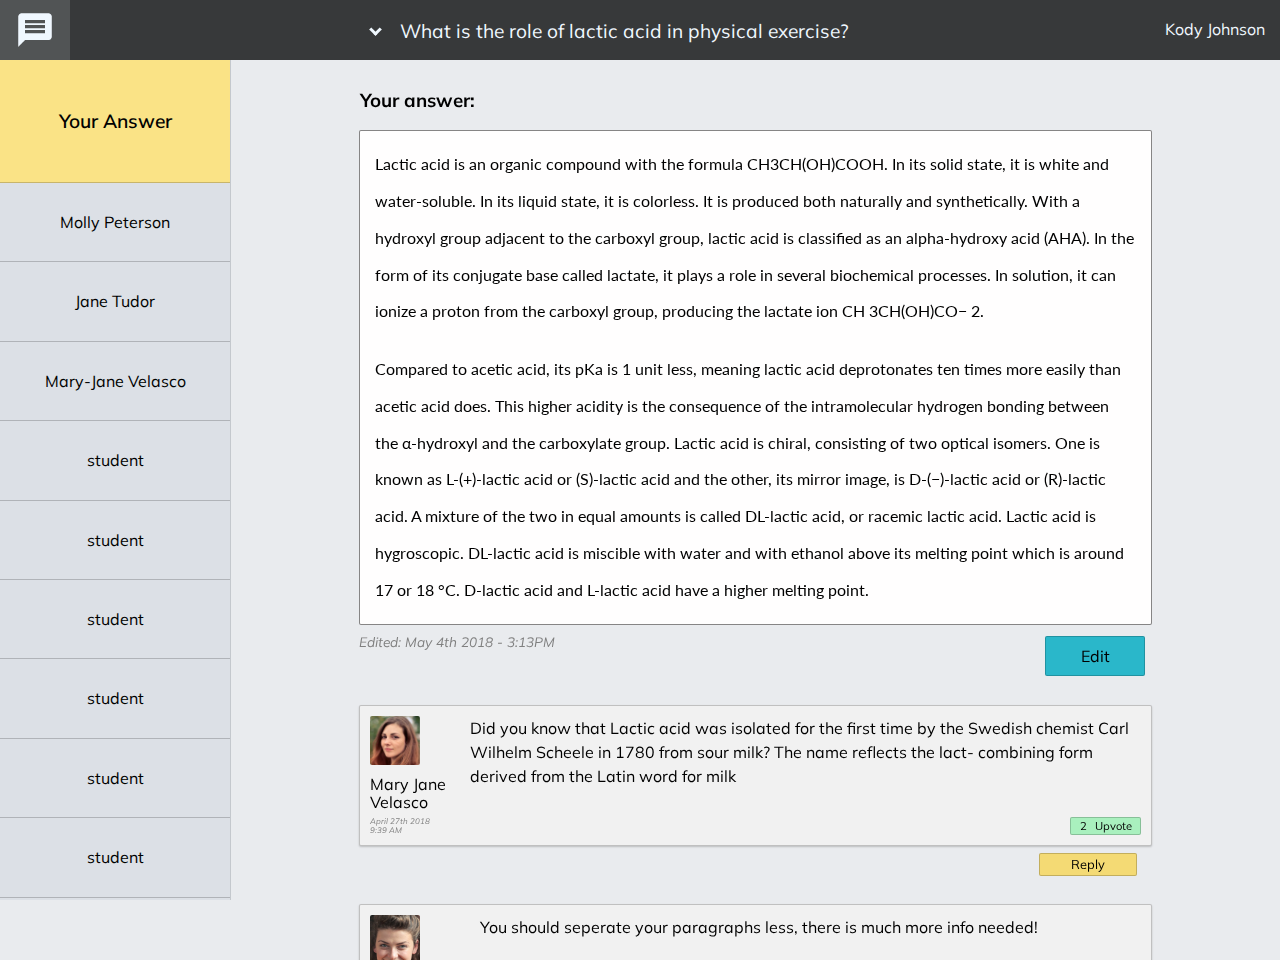
<file: index.html>
<!DOCTYPE html>
<html lang="lang=en-US">
<head>
    <meta charset="utf-8" />
    <meta http-equiv="X-UA-Compatible" content="IE=edge">
    <title>Assignment 3</title>
    <meta name="viewport" content="width=device-width, initial-scale=1">
    <!-- STYLESHEETS -->
    <link rel="stylesheet" href="./css/normal.css">
    <link href="https://fonts.googleapis.com/css?family=Muli" rel="stylesheet">
    <link href="https://fonts.googleapis.com/css?family=Lato" rel="stylesheet">
    <link rel="stylesheet" href="./css/main.css" />
    <script src="https://ajax.googleapis.com/ajax/libs/jquery/3.3.1/jquery.min.js"></script>
</head>
<body>
    
    <script src="./beginning.js"></script>
    <!-- header in js file -->

    <div class="wrapper">
        <div class="sidebar-wrapper">
            <div class="sidebar">
                <div class="box" onclick="location.href='index.html'" id="box-selected">Your Answer</div>
                <div class="box" onclick="location.href='molly.html'">Molly Peterson</div>
                <div class="box" onclick="location.href='jane.html'">Jane Tudor</div>
                <div class="box" onclick="location.href='mary.html'">Mary-Jane Velasco</div>
                <div class="box">student</div>
                <div class="box">student</div>
                <div class="box">student</div>
                <div class="box">student</div>
                <div class="box">student</div>
                <div class="box">student</div>
                <div class="box">student</div>
                <div class="box">student</div>
                <div class="box">student</div>
                <div class="box">student</div>
                <div class="box">student</div>
                <div class="box">student</div>
            </div>
        </div>
        
        <div class="content" id="fixed">

            <h3>Your answer:</h3>
            <div class="your-answer" style="display: block;">
                <p>
                    Lactic acid is an organic compound with the formula CH3CH(OH)COOH. In its solid state, it is white and water-soluble. In
                    its liquid state, it is colorless. It is produced both naturally and synthetically. With a hydroxyl group adjacent to the
                    carboxyl group, lactic acid is classified as an alpha-hydroxy acid (AHA). In the form of its conjugate base called lactate,
                    it plays a role in several biochemical processes. In solution, it can ionize a proton from the carboxyl group, producing
                    the lactate ion CH 3CH(OH)CO− 2. 
                </p>
                <p>
                    Compared to acetic acid, its pKa is 1 unit less, meaning lactic acid deprotonates ten times
                    more easily than acetic acid does. This higher acidity is the consequence of the intramolecular hydrogen bonding between
                    the α-hydroxyl and the carboxylate group. Lactic acid is chiral, consisting of two optical isomers. One is known as L-(+)-lactic
                    acid or (S)-lactic acid and the other, its mirror image, is D-(−)-lactic acid or (R)-lactic acid. A mixture of the two in
                    equal amounts is called DL-lactic acid, or racemic lactic acid. Lactic acid is hygroscopic. DL-lactic acid is miscible with
                    water and with ethanol above its melting point which is around 17 or 18 °C. D-lactic acid and L-lactic acid have a higher
                    melting point.
                </p>
            </div>
            <p id="warning" style="display: none; font-weight: 600; font-style: italic; color:red;">
                * <u>Note for graders:</u> the editor is simply there for illustrative purposes, it does NOT save your work...
            </p>
            <div id="tinymce-div" style="display: none;">    
                <textarea class="tinymce"></textarea>
            </div>
            <!-- <form>
                <button type="button" onclick="this.form.timeField.value=getTimeStamp()">Get time stamp</button>
                <input type="" name="timeField" size="11">
            </form> -->
            <span class="your-answer-timestamp">Edited: May 4th 2018 - 3:13PM</span>
            <div class="edit-btn" id="edit-btn" onclick="showEditor()">Edit</div>
            <div class="edit-btn" id="cancel-btn" style="display: none; background: grey; color: rgb(240, 248, 255)">Cancel</div>
            
            <!-- javascript files for tiny mce -->
            <script type="text/javascript" src="tinymce/js/jquery.min.js"></script>
            <script type="text/javascript" src="tinymce/plugins/tinymce/tinymce.min.js"></script>
            <script type="text/javascript" src="tinymce/plugins/tinymce/init-tinymce.js"></script>
            <!-- ^^ javascript files for tiny mce -->

            <br>
            <br>
            <br>
            <br>
            <span id="test"></span>
            <div class="comment-wrapper">
                <div class="comment">
                    <div class="comment-user">
                        <img src="./img/mj.png" alt="profile picture">
                        Mary Jane Velasco
                        <p>April 27th 2018</p>
                        <p>9:39 AM</p>
                    </div>
                    <div class="comment-text">
                       Did you know that Lactic acid was isolated for the first time by the Swedish chemist Carl Wilhelm Scheele in 1780 from sour milk? The name
                    reflects the lact- combining form derived from the Latin word for milk
                    </div>
                    <span class="vote" class="no-text-select">
                        <span class="upvote-count">2</span>
                        Upvote
                    </span>
                </div>
                <div class="reply">Reply</div>
            </div>
            <br>
            <div class="comment-wrapper">
                <div class="comment">
                    <div class="comment-user">
                        <img src="./img/molly.png" alt="profile picture"> 
                        Molly Peterson
                        <p>April 30th 2018</p>
                        <p>6:22 PM</p>
                    </div>
                    <div class="comment-text">
                        You should seperate your paragraphs less, there is much more info needed!
                    </div>
                    <span class="vote" class="no-text-select">
                        <span class="upvote-count">1</span>
                        Upvote
                    </span>
                </div>
                <div class="reply">Reply</div>
            </div>
            <br>
            <div class="comment-wrapper">
                <div class="comment">
                    <div class="comment-user">
                        <img src="./img/kody.png" alt="profile picture"> 
                        Kody Johnson
                        <p>May 4th 2018</p>
                        <p>4:49 PM</p>
                    </div>
                    <div class="comment-text">
                        Great guys thanks for the comments!
                    </div>
                    <span class="vote" class="no-text-select">
                        <span class="upvote-count">5</span>
                        Upvote
                    </span>
                </div>
                <div class="reply">Reply</div>
            </div>
            <br>
            <br>
            
        </div>
    </div>
</body>
</html>

<!-- SCRIPTS -->
<script src="js/main.js"></script>
</file>
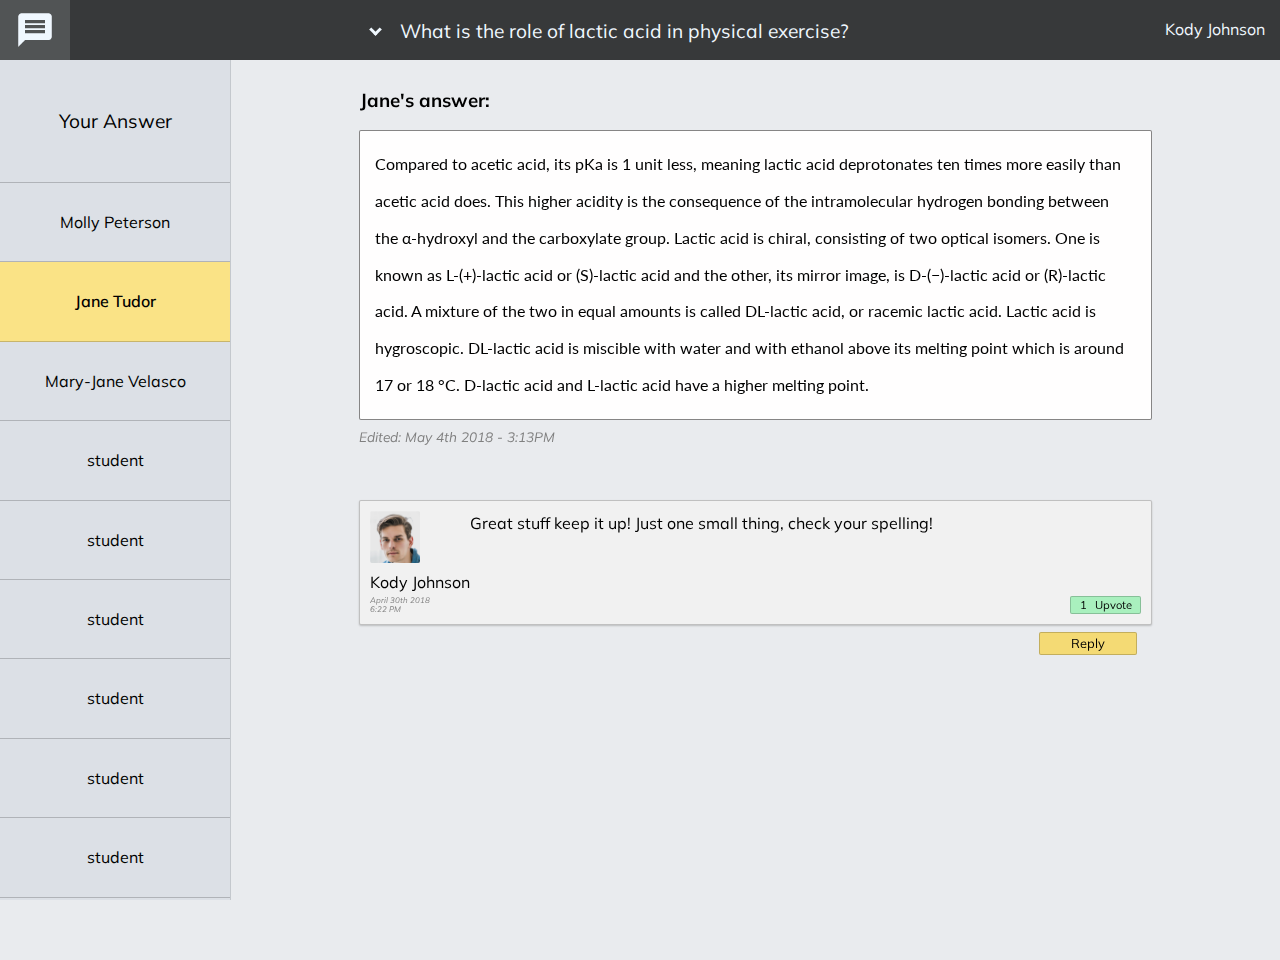
<file: jane.html>
<!DOCTYPE html>
<html>

<head>
    <meta charset="utf-8" />
    <meta http-equiv="X-UA-Compatible" content="IE=edge">
    <title>Jane</title>
    <meta name="viewport" content="width=device-width, initial-scale=1">
    <!-- STYLESHEETS -->
    <link rel="stylesheet" href="./css/normal.css">
    <link href="https://fonts.googleapis.com/css?family=Muli" rel="stylesheet">
    <link href="https://fonts.googleapis.com/css?family=Lato" rel="stylesheet">
    <link rel="stylesheet" href="./css/main.css" />
    <script src="https://ajax.googleapis.com/ajax/libs/jquery/3.3.1/jquery.min.js"></script>
</head>

<body>
    <script src="./beginning.js"></script>
    <!-- header in js file -->

    <div class="wrapper">
        <div class="sidebar-wrapper">
            <div class="sidebar">
                <div class="box" onclick="location.href='index.html'">Your Answer</div>
                <div class="box" onclick="location.href='molly.html'">Molly Peterson</div>
                <div class="box" onclick="location.href='jane.html'" id="box-selected">Jane Tudor</div>
                <div class="box" onclick="location.href='mary.html'">Mary-Jane Velasco</div>
                <div class="box">student</div>
                <div class="box">student</div>
                <div class="box">student</div>
                <div class="box">student</div>
                <div class="box">student</div>
                <div class="box">student</div>
                <div class="box">student</div>
                <div class="box">student</div>
                <div class="box">student</div>
                <div class="box">student</div>
                <div class="box">student</div>
                <div class="box">student</div>
            </div>
        </div>
        <div class="content">
            <h3>Jane's answer:</h3>
            <div class="your-answer" style="display: block;">
                <p>
                    Compared to acetic acid, its pKa is 1 unit less, meaning lactic acid deprotonates ten times more easily than acetic acid
                    does. This higher acidity is the consequence of the intramolecular hydrogen bonding between the α-hydroxyl and the
                    carboxylate group. Lactic acid is chiral, consisting of two optical isomers. One is known as L-(+)-lactic acid or
                    (S)-lactic acid and the other, its mirror image, is D-(−)-lactic acid or (R)-lactic acid. A mixture of the two in
                    equal amounts is called DL-lactic acid, or racemic lactic acid. Lactic acid is hygroscopic. DL-lactic acid is miscible
                    with water and with ethanol above its melting point which is around 17 or 18 °C. D-lactic acid and L-lactic acid
                    have a higher melting point.
                </p>
            </div>
            <p id="warning" style="display: none; font-weight: 600; font-style: italic; color:red;">
                *
                <u>Note for graders:</u> the editor is simply there for illustrative purposes, it does NOT save your work...
            </p>
            <div id="tinymce-div" style="display: none;">
                <textarea class="tinymce"></textarea>
            </div>
            <!-- <form>
                            <button type="button" onclick="this.form.timeField.value=getTimeStamp()">Get time stamp</button>
                            <input type="" name="timeField" size="11">
                        </form> -->
            <span class="your-answer-timestamp">Edited: May 4th 2018 - 3:13PM</span>
            
            <!-- javascript files for tiny mce -->
            <script type="text/javascript" src="tinymce/js/jquery.min.js"></script>
            <script type="text/javascript" src="tinymce/plugins/tinymce/tinymce.min.js"></script>
            <script type="text/javascript" src="tinymce/plugins/tinymce/init-tinymce.js"></script>
            <!-- ^^ javascript files for tiny mce -->
            
            <br>
            <br>
            <br>
            <br>
            <span id="test"></span>
            <div class="comment-wrapper">
                <div class="comment">
                    <div class="comment-user">
                        <img src="./img/kody.png" alt="profile picture"> Kody Johnson
                        <p>April 30th 2018</p>
                        <p>6:22 PM</p>
                    </div>
                    <div class="comment-text">
                        Great stuff keep it up! Just one small thing, check your spelling!
                    </div>
                    <span class="vote" class="no-text-select">
                        <span class="upvote-count">1</span>
                        Upvote
                    </span>
                </div>
                <div class="reply">Reply</div>
            </div>
            <br>
            <br>
        </div>
    </div>
</body>

</html>
<!-- SCRIPTS -->
<script src="js/main.js"></script>
</file>
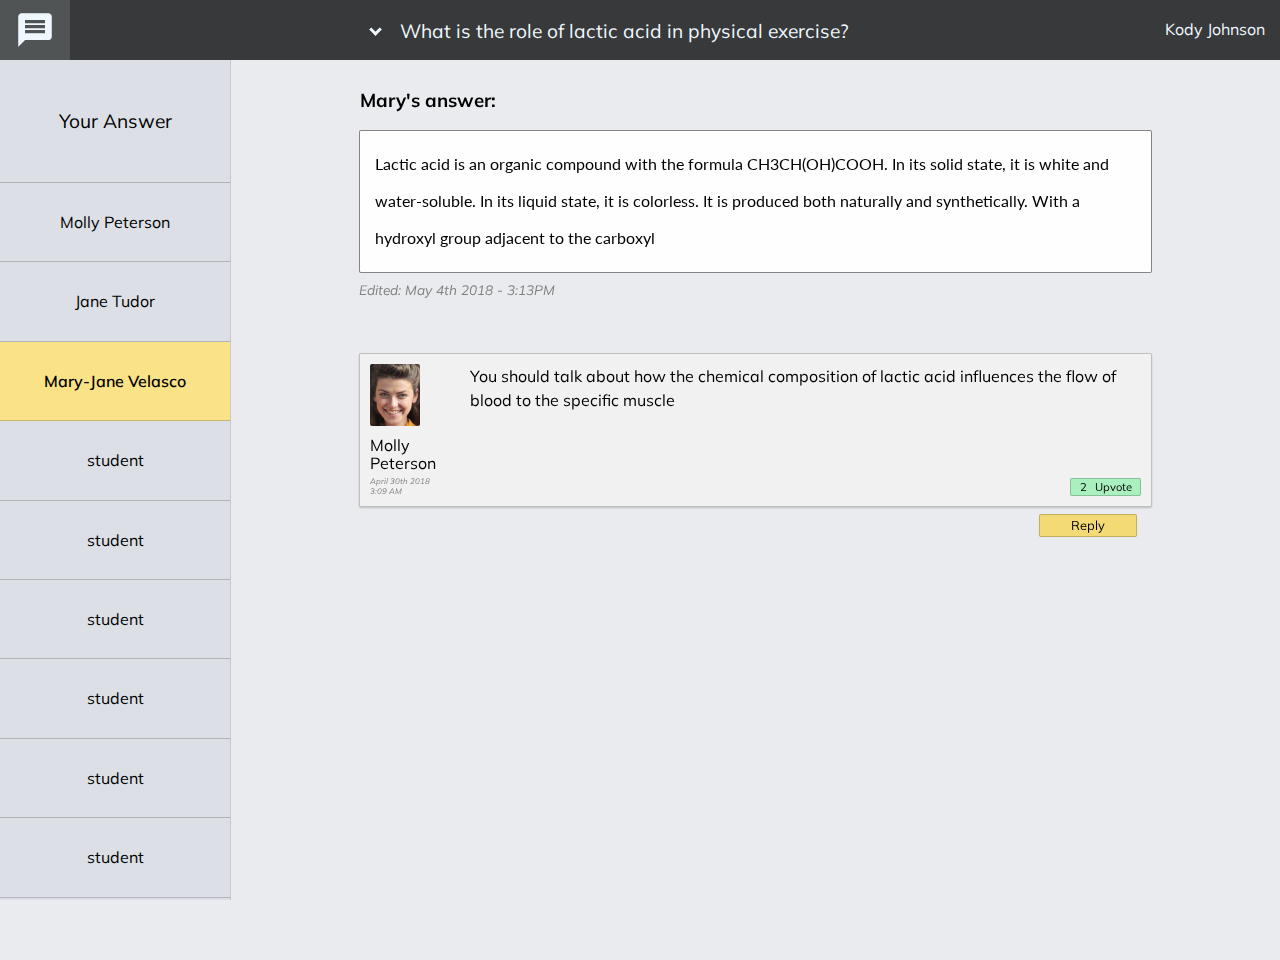
<file: mary.html>
<!DOCTYPE html>
<html>

<head>
    <meta charset="utf-8" />
    <meta http-equiv="X-UA-Compatible" content="IE=edge">
    <title>Mary</title>
    <meta name="viewport" content="width=device-width, initial-scale=1">
    <!-- STYLESHEETS -->
    <link rel="stylesheet" href="./css/normal.css">
    <link href="https://fonts.googleapis.com/css?family=Muli" rel="stylesheet">
    <link href="https://fonts.googleapis.com/css?family=Lato" rel="stylesheet">
    <link rel="stylesheet" href="./css/main.css" />
    <script src="https://ajax.googleapis.com/ajax/libs/jquery/3.3.1/jquery.min.js"></script>
</head>

<body>
    <script src="./beginning.js"></script>
    <!-- header in js file -->
    
    <div class="wrapper">
        <div class="sidebar-wrapper">
            <div class="sidebar">
                <div class="box" onclick="location.href='index.html'">Your Answer</div>
                <div class="box" onclick="location.href='molly.html'">Molly Peterson</div>
                <div class="box" onclick="location.href='jane.html'">Jane Tudor</div>
                <div class="box" onclick="location.href='mary.html'" id="box-selected">Mary-Jane Velasco</div>
                <div class="box">student</div>
                <div class="box">student</div>
                <div class="box">student</div>
                <div class="box">student</div>
                <div class="box">student</div>
                <div class="box">student</div>
                <div class="box">student</div>
                <div class="box">student</div>
                <div class="box">student</div>
                <div class="box">student</div>
                <div class="box">student</div>
                <div class="box">student</div>
            </div>
        </div>
        <div class="content">
            <h3>Mary's answer:</h3>
            <div class="your-answer" style="display: block;">
                <p>
                    Lactic acid is an organic compound with the formula CH3CH(OH)COOH. In its solid state, it is white and water-soluble. In
                    its liquid state, it is colorless. It is produced both naturally and synthetically. With a hydroxyl group adjacent
                    to the carboxyl
                </p>
            </div>
            <p id="warning" style="display: none; font-weight: 600; font-style: italic; color:red;">
                *
                <u>Note for graders:</u> the editor is simply there for illustrative purposes, it does NOT save your work...
            </p>
            <div id="tinymce-div" style="display: none;">
                <textarea class="tinymce"></textarea>
            </div>
            <!-- <form>
                                        <button type="button" onclick="this.form.timeField.value=getTimeStamp()">Get time stamp</button>
                                        <input type="" name="timeField" size="11">
                                    </form> -->
            <span class="your-answer-timestamp">Edited: May 4th 2018 - 3:13PM</span>
            
            <!-- javascript files for tiny mce -->
            <script type="text/javascript" src="tinymce/js/jquery.min.js"></script>
            <script type="text/javascript" src="tinymce/plugins/tinymce/tinymce.min.js"></script>
            <script type="text/javascript" src="tinymce/plugins/tinymce/init-tinymce.js"></script>
            <!-- ^^ javascript files for tiny mce -->
            
            <br>
            <br>
            <br>
            <br>
            <span id="test"></span>
            <div class="comment-wrapper">
                <div class="comment">
                    <div class="comment-user">
                        <img src="./img/molly.png" alt="profile picture"> Molly Peterson
                        <p>April 30th 2018</p>
                        <p>3:09 AM</p>
                    </div>
                    <div class="comment-text">
                        You should talk about how the chemical composition of lactic acid influences the flow of blood to the specific muscle
                    </div>
                    <span class="vote" class="no-text-select">
                        <span class="upvote-count">2</span>
                        Upvote
                    </span>
                </div>
                <div class="reply">Reply</div>
            </div>
            <br>
            <br>
        </div>
    </div>
</body>

</html>

<!-- SCRIPTS -->
<script src="js/main.js"></script>
</file>
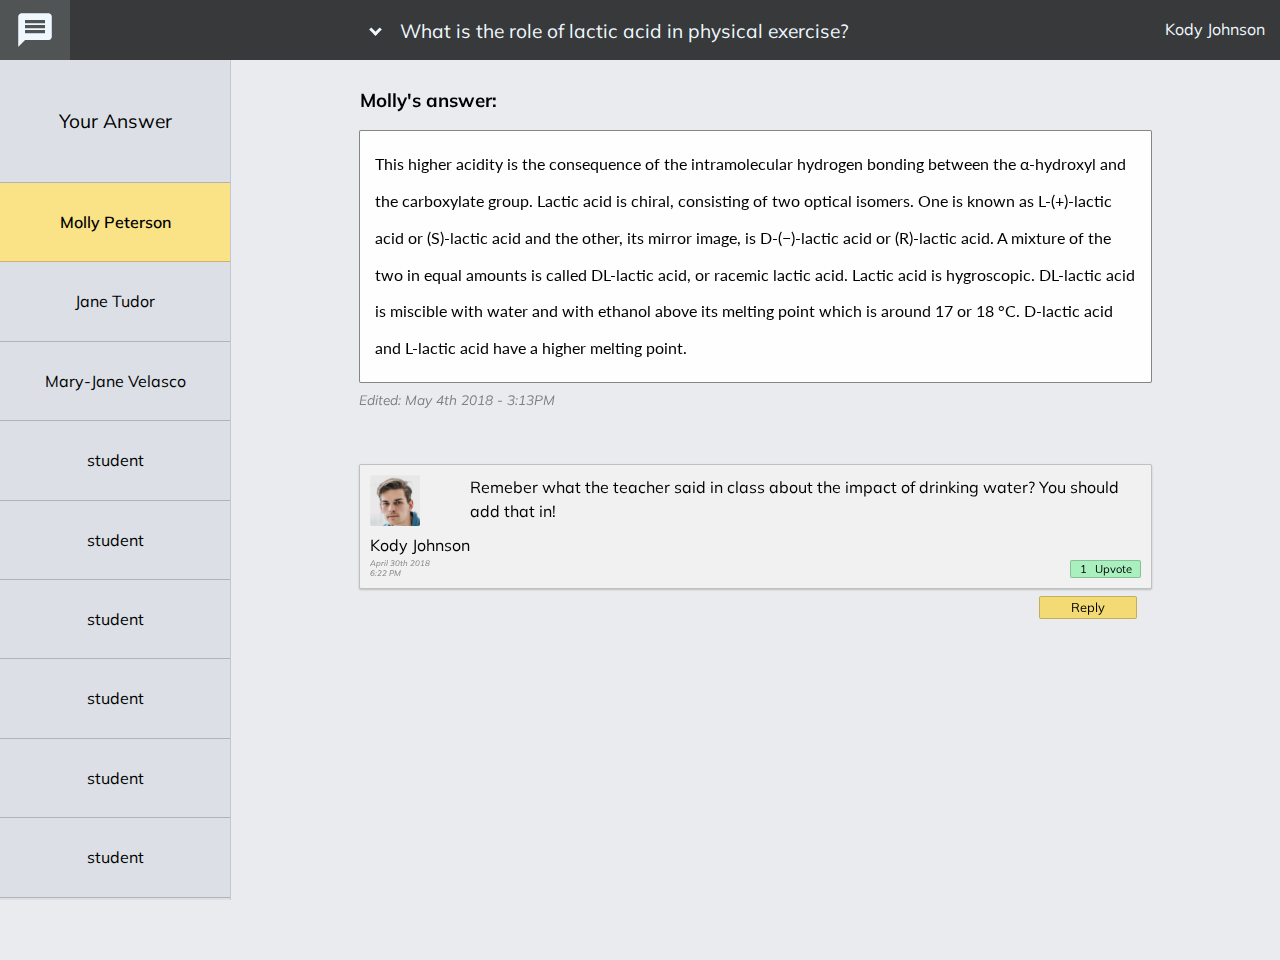
<file: molly.html>
<!DOCTYPE html>
<html>

<head>
    <meta charset="utf-8" />
    <meta http-equiv="X-UA-Compatible" content="IE=edge">
    <title>Molly</title>
    <meta name="viewport" content="width=device-width, initial-scale=1">
    <!-- STYLESHEETS -->
    <link rel="stylesheet" href="./css/normal.css">
    <link href="https://fonts.googleapis.com/css?family=Muli" rel="stylesheet">
    <link href="https://fonts.googleapis.com/css?family=Lato" rel="stylesheet">
    <link rel="stylesheet" href="./css/main.css" />
    <script src="https://ajax.googleapis.com/ajax/libs/jquery/3.3.1/jquery.min.js"></script>
</head>

<body>
    <script src="./beginning.js"></script>
    <!-- header in js file -->
    
    <div class="wrapper">
        <div class="sidebar-wrapper">
            <div class="sidebar">
                <div class="box"onclick="location.href='index.html'">Your Answer</div>
                <div class="box"onclick="location.href='molly.html'" id="box-selected">Molly Peterson</div>
                <div class="box"onclick="location.href='jane.html'">Jane Tudor</div>
                <div class="box"onclick="location.href='mary.html'">Mary-Jane Velasco</div>
                <div class="box">student</div>
                <div class="box">student</div>
                <div class="box">student</div>
                <div class="box">student</div>
                <div class="box">student</div>
                <div class="box">student</div>
                <div class="box">student</div>
                <div class="box">student</div>
                <div class="box">student</div>
                <div class="box">student</div>
                <div class="box">student</div>
                <div class="box">student</div>
            </div>
        </div>
        <div class="content">
            <h3>Molly's answer:</h3>
            <div class="your-answer" style="display: block;">
                <p>
                    This higher acidity is the consequence of the intramolecular hydrogen bonding between the α-hydroxyl and the
                    carboxylate group. Lactic acid is chiral, consisting of two optical isomers. One is known as L-(+)-lactic acid or
                    (S)-lactic acid and the other, its mirror image, is D-(−)-lactic acid or (R)-lactic acid. A mixture of the two in
                    equal amounts is called DL-lactic acid, or racemic lactic acid. Lactic acid is hygroscopic. DL-lactic acid is miscible
                    with water and with ethanol above its melting point which is around 17 or 18 °C. D-lactic acid and L-lactic acid
                    have a higher melting point.
                </p>
            </div>
            <p id="warning" style="display: none; font-weight: 600; font-style: italic; color:red;">
                *
                <u>Note for graders:</u> the editor is simply there for illustrative purposes, it does NOT save your work...
            </p>
            <div id="tinymce-div" style="display: none;">
                <textarea class="tinymce"></textarea>
            </div>
            <!-- <form>
                                        <button type="button" onclick="this.form.timeField.value=getTimeStamp()">Get time stamp</button>
                                        <input type="" name="timeField" size="11">
                                    </form> -->
            <span class="your-answer-timestamp">Edited: May 4th 2018 - 3:13PM</span>
            
            <!-- javascript files for tiny mce -->
            <script type="text/javascript" src="tinymce/js/jquery.min.js"></script>
            <script type="text/javascript" src="tinymce/plugins/tinymce/tinymce.min.js"></script>
            <script type="text/javascript" src="tinymce/plugins/tinymce/init-tinymce.js"></script>
            <!-- ^^ javascript files for tiny mce -->
            
            <br>
            <br>
            <br>
            <br>
            <span id="test"></span>
            <div class="comment-wrapper">
                <div class="comment">
                    <div class="comment-user">
                        <img src="./img/kody.png" alt="profile picture"> Kody Johnson
                        <p>April 30th 2018</p>
                        <p>6:22 PM</p>
                    </div>
                    <div class="comment-text">
                        Remeber what the teacher said in class about the impact of drinking water? You should add that in!
                    </div>
                    <span class="vote" class="no-text-select">
                        <span class="upvote-count">1</span>
                        Upvote
                    </span>
                </div>
                <div class="reply">Reply</div>
            </div>
            <br>
            <br>
        </div>
    </div>
</body>

</html>
<!-- SCRIPTS -->
<script src="js/main.js"></script>
</file>
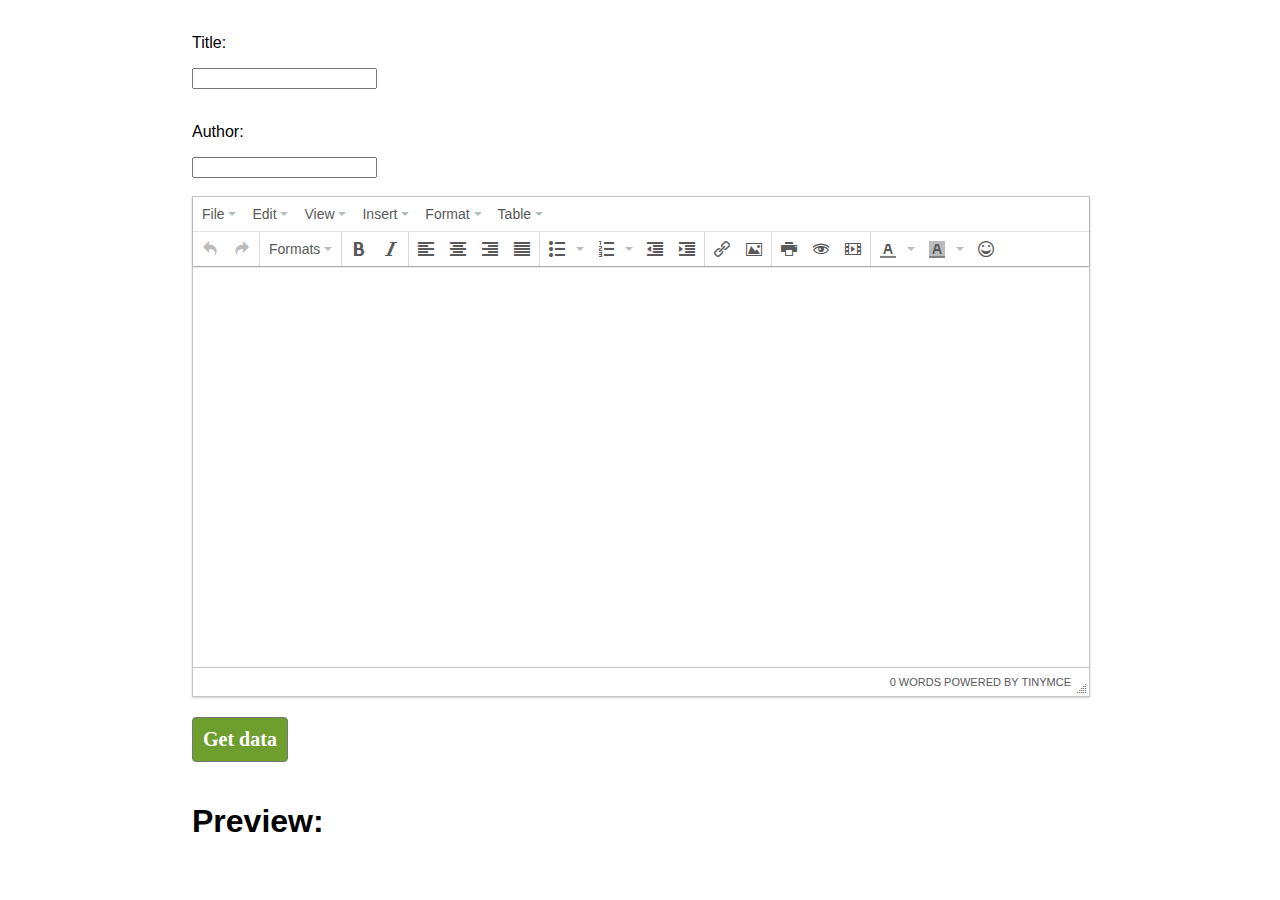
<file: tinymce/getdata.html>
<!DOCTYPE html>
<html>
<head>
    <meta charset="utf-8" />
    <title>get data - tinymce</title>
    <link rel="stylesheet" type="text/css" media="screen" href="main.css" />
</head>
    <body>
        <br>
        <form method="post" id="get-data-form" action="insert.php">
            <p>Title:</p>
            <input type="text" name="title" required>
            <br>
            <br>
            <p>Author:</p>
            <input type="text" name="author" required>
            <br>
            <br>
            <textarea class="tinymce" id="texteditor"></textarea>
            <input type="submit" value="Get data" name="article_content" required>
        </form>

        <h1>Preview: </h1>

        <div id="data-container"></div>

        <!-- javascript -->
        <script type="text/javascript" src="js/jquery.min.js"></script>
        <script type="text/javascript" src="plugins/tinymce/tinymce.min.js"></script>
        <script type="text/javascript" src="plugins/tinymce/init-tinymce.js"></script>
        <script type="text/javascript" src="js/getdata.js"></script>
    </body>
</html>
</file>
<file: css/main.css>
/* VARIABLES */
:root{
    --header-height: 60px;
    --pad: 30px;
    --rad: 2px;
    --trans-time: 170ms;
    --text-bkgrnd: #fffefe; /* #f1f1f1  #EFEEE8  #f8f9ff*/
    --btn-border-clr: #00000033;
}

@import url('https://fonts.googleapis.com/css?family=Muli:400,900,800,700,600,500,300,200,100');

body{
    font-family: 'Muli', sans-serif;
    overflow: hidden;
    -webkit-font-smoothing: antialiased;
    position: relative;
}

/* *********************** */
/* HEADER */
/* *********************** */
header{
    display: flex;
    justify-content: space-between;
    background: #37393A;
    color: #f0f8ff;
    /* grey blue #5299D3 */
    /* dark green #558C8C */
    /* purple #7B4B94 */
    /* light blue #3ABEFF */
    /* pink #D84797 */
    height: var(--header-height); /* need to specify the height here to get 100% for it's children... */
}

header img{
    height: inherit;
    position: relative;
    bottom: 10px;
}

header .header-item{
    box-sizing: border-box;
    padding: 20px 15px 0 15px;
    height: 100%;
    white-space: nowrap;
    text-align: center;
    transition: var(--trans-time) background ease-out;
}

header .header-item:hover{
    cursor: pointer;
    background: rgb(81, 84, 85);
}

/* SOURCE: https://www.w3schools.com/howto/tryit.asp?filename=tryhow_css_arrows */

i {
  border: solid #f0f8ff;
  border-width: 0 3px 3px 0;
  display: inline-block;
  padding: 3px;
  margin-right: 15px;
  margin-bottom: 4.5px;
  transition: all 0.4s ease;
}

.down {
    transform: rotate(45deg);
    -webkit-transform: rotate(45deg);
}

i.up {
    transform: rotate(-135deg);
    -webkit-transform: rotate(-135deg);
}
/* End source */

/* *********************** */
/* ASSIGNMENT QUESTION */
/* *********************** */

#assignment-question{
    min-width: 600px;
    font-size: 1.2em;
    box-sizing: border-box;
    padding: 0;
    /* z-index: 1; */
}

.the-question{
    padding: 20px;
    box-sizing: border-box;
}

.dropdown-content {
    --space: 15%;
    cursor: text;
    /* display: none; */
    color: black;
    position: absolute;
    /* max-width: 600px; */
    top: var(--header-height);
    right: var(--space);
    left: var(--space);
    margin: 0 auto;
    background-color: var(--text-bkgrnd); /* #f1f1f1 */
    min-width: 160px;
    box-shadow: 0px 8px 16px 0px rgba(0,0,0,0.2);
    z-index: 1;
    min-height: 300px;
    padding: 0 5%;
    border-radius: var(--rad);
    /* -webkit-transition: opacity 600ms, visibility 600ms;
    transition: opacity 600ms, visibility 600ms; */
}

.dropdown-content p {
    font-size: 0.8em;
    line-height: 2em;
    text-align: justify;
    hyphens: auto;
    -webkit-hyphens: auto;
    white-space: normal;
}

#due-date{
    font-style: italic;
}

.dropdown-content h5{
    margin-bottom: 0;
    text-align: left;
}

/* end Assignment question */

/* ------------------------- */


/* *********************** */
/* MESSENGER */
/* *********************** */
#lightbox{
    position: fixed;
    z-index: 99;
    width: 100%;
	height: 100%;
    background: rgba(0, 0, 0, 0.432);
    visibility: hidden;
    text-align: center;
    top: 0;
	left: 0;
}

#lightbox:target{
    visibility: visible;
}

#lightbox img{
    position: absolute;
    width: 30%;
    height: auto;
    left: calc(50% - 15%);
    top: 8vh;
    border-radius: var(--rad);
    border: 1px solid rgba(0, 0, 0, 0.473);
    box-shadow: 0px 8px 16px 0px rgba(0,0,0,0.2);
}

#lightbox p{
    z-index: 999;
    line-height: 1.5em;
    padding: 10px 0;
    font-weight: 900;
    color: rgb(240, 240, 240);
    top: 40vh;
    width: 30.1%;
    height: auto;
    left: calc(50% - 15%);
    position: absolute;
    background: rgba(0, 0, 0, 0.687);
}


/* Wrapper */
.wrapper{
    display: flex;
    background: #e9ebee; /* E9EBF8 */
}

/* *********************** */
/* SIDEBAR */
/* *********************** */
.sidebar-wrapper{
    display: flex;
    flex-direction: column;
}

.sidebar{
    background: #dce0e6;
    /* yellow #F9DF74 */
    /* greyish #e4e7fa */
    color: black;
    height: calc(100vh - var(--header-height)); /* relative to height of header */
    overflow-y: auto; /* this allows this area to be scrollable */
    /* padding: var(--pad); */
    border-right: 1px solid #0000001b;
}

.sidebar .box{
    /* box-sizing: border-box; */
    padding: 30px 0;
    border-bottom: 1px solid var(--btn-border-clr);
    width: 18vw;
    min-width: 200px;
    text-align: center;
    transition: var(--trans-time) background ease-out;
}

#box-selected{
    background: #fae386;
    /* original color #F9DF74 #fae386 */
    font-weight: 600;
}

.sidebar .box:hover{
    cursor: pointer;
    background: #e2dcc8; /* cdd1e9 */
}

.sidebar .box:first-of-type{
    padding: 50px 0;
    font-size: 1.2em;
}

.sidebar .box:last-of-type{
    border: none;
}
/* end sidebar */

/* ------------------------- */


/* *********************** */
/* CONTENT */
/* *********************** */
.content{
    /* background: #e9ebf8; */
    padding: var(--pad) 10%;
    width: 100vw;
    /* margin: 10px 4%; */
    overflow: scroll;
    height: calc(100vh - var(--header-height)); /* relative to height of header */

}

.content h3{ /* the actual words "Your answer:" */
    margin-top: 0;
    margin-left: 1px; /* account for the border of your-answer */
}

.your-answer{ /* refers to the text that follows "Your answer:" */
    background: var(--text-bkgrnd);
    border: 1px solid rgba(0, 0, 0, 0.473);
    border-radius: var(--rad);
    padding: 15px;
    line-height: 2.3em;
    --mar-btm: 7px;
    margin-bottom: 7px;
}

.your-answer p{
    padding: 0;
    margin: 0;
    margin-bottom: 1.3em;
    font-family: 'Lato', sans-serif;
}

.your-answer p:last-of-type{
    margin: 0;
}

.your-answer-timestamp{
    /* float: right; */
    color: gray;
    font-size: 0.85em;
    margin: 0;
    font-style: italic;
}

/* *********************** */
/* EDITING MODE & BUTTON */
/* *********************** */

.edit-btn{
    box-sizing: border-box;
    width: 100px;
    height: 40px;;
    background: #2AB7CA;
    float: right;
    border: 1px solid var(--btn-border-clr);
    border-radius: calc(var(--rad) + 0px);
    text-align: center;
    padding-top: 10px;
    margin-top: 4px;
    margin-right: 7px;
    transition: var(--trans-time) background ease-out;
    /* Text-selection */
        -webkit-user-select: none; /* Safari */        
        -moz-user-select: none; /* Firefox */
        -ms-user-select: none; /* IE10+/Edge */
        user-select: none; /* Standard */
}

.edit-btn:hover{
    cursor: pointer;
    background: rgb(0, 208, 255);
    /* color: aliceblue; */
}

/* end editing mode & button */

/* ------------------------- */




/* *********************** */
/* COMMENTS */
/* *********************** */

.comment-wrapper{
    width: 100%;
    /* background: red; */
    position: relative;
    padding-bottom: 40px;
}

.comment{
    background: #f1f1f1; /* #f1f1f1  #EFEEE8  #f8f9ff*/
    padding: 10px;
    border-radius: var(--rad);
    border: 1px solid var(--btn-border-clr);
    /* width: 90%; */
    margin: auto;
    display: flex;
    /* justify-content: space-between; */
    box-sizing: border-box;
    box-shadow: 0px 1px 2px 0px rgba(0,0,0,0.2);
    position: relative;
}

.comment-user{
    min-width: 100px;
}

.comment-user img{
    max-width: 50px;
    position: relative;
    bottom: 10px;
    margin-top: 10px;
    display: block;
    border-radius: var(--rad);
}

.comment-user p{
    color: gray;
    font-size: 0.5em;
    margin: 0;
    font-style: italic;
}

.comment-user p:first-of-type{
    margin: 5px 0 0 0;
}

.comment-text{
    text-align: left;
    line-height: 1.5em;
}

/* VOTE */

.vote {
    /* box-sizing: border-box; */
    background: #a9f0be; /* #F9DF74 #fae386  red #FE4A49  yellow #f4da74;*/
    /* color: whitesmoke; */
    border-radius: var(--rad);
    width: 65px;
    height: 12px;
    padding: 2px;
    text-align: center;
    /* color: aliceblue; */
    border: 1px solid var(--btn-border-clr);
    font-size: 0.7em;
    transition: var(--trans-time) background ease-out;
    /* transition: font-weight var(--trans-time) linear; */
    position: absolute;
    bottom: 10px;
    right: 10px;

    /* Text-selection */
        -webkit-user-select: none; /* Safari */        
        -moz-user-select: none; /* Firefox */
        -ms-user-select: none; /* IE10+/Edge */
        user-select: none; /* Standard */
}

.vote:hover{
    cursor: pointer;
    background: rgb(120, 230, 153); /* #FE4A49 */
}

.vote.on{
    background: #34df67;
    font-weight: 900;
}

.vote span{
    /* disabled ckicking cuz it went crazy if not */
    pointer-events: none;
    cursor: default;
}

.upvote-count{
    margin-right: 5px;
}

/* REPLY */

.reply {
    /* box-sizing: border-box; */
    background: #f4da74; /* #F9DF74 #fae386 */
    border-radius: var(--rad);
    width: 90px;
    height: 15px;
    padding: 3px;
    margin-right: 5px;
    text-align: center;
    border: 1px solid var(--btn-border-clr);
    font-size: 0.8em;
    transition: var(--trans-time) background ease-out;
    position: absolute;
    bottom: 10px;
    right: 10px;

    /* Text-selection */
        -webkit-user-select: none; /* Safari */        
        -moz-user-select: none; /* Firefox */
        -ms-user-select: none; /* IE10+/Edge */
        user-select: none; /* Standard */
}

.reply:hover{
    cursor: pointer;
    background: rgb(255, 225, 0);
}
</file>
<file: tinymce/main.css>
body{
    width: 70%;
    margin: auto;
    font-family: 'Trebuchet MS', sans-serif;
}

input[type="submit"]{
    margin: 20px 0;
    border: 1px solid #777777;
    background: #6e9e2d;
    color: white;
    font: bold 20px 'Trebuchet MS';
    padding: 10px;
    cursor: pointer;
    -moz-border-radius: 4px;
    border-radius: 4px;
    -webkit-border-radius: 4px;
}
</file>
<file: css/normal.css>
/*! normalize.css v7.0.0 | MIT License | github.com/necolas/normalize.css */

/* Document
   ========================================================================== */

/**
 * 1. Correct the line height in all browsers.
 * 2. Prevent adjustments of font size after orientation changes in
 *    IE on Windows Phone and in iOS.
 */

html {
  line-height: 1.15; /* 1 */
  -ms-text-size-adjust: 100%; /* 2 */
  -webkit-text-size-adjust: 100%; /* 2 */
}

/* Sections
   ========================================================================== */

/**
 * Remove the margin in all browsers (opinionated).
 */

body {
  margin: 0;
}

/**
 * Add the correct display in IE 9-.
 */

article,
aside,
footer,
header,
nav,
section {
  display: block;
}

/**
 * Correct the font size and margin on `h1` elements within `section` and
 * `article` contexts in Chrome, Firefox, and Safari.
 */

h1 {
  font-size: 2em;
  margin: 0.67em 0;
}

/* Grouping content
   ========================================================================== */

/**
 * Add the correct display in IE 9-.
 * 1. Add the correct display in IE.
 */

figcaption,
figure,
main { /* 1 */
  display: block;
}

/**
 * Add the correct margin in IE 8.
 */

figure {
  margin: 1em 40px;
}

/**
 * 1. Add the correct box sizing in Firefox.
 * 2. Show the overflow in Edge and IE.
 */

hr {
  box-sizing: content-box; /* 1 */
  height: 0; /* 1 */
  overflow: visible; /* 2 */
}

/**
 * 1. Correct the inheritance and scaling of font size in all browsers.
 * 2. Correct the odd `em` font sizing in all browsers.
 */

pre {
  font-family: monospace, monospace; /* 1 */
  font-size: 1em; /* 2 */
}

/* Text-level semantics
   ========================================================================== */

/**
 * 1. Remove the gray background on active links in IE 10.
 * 2. Remove gaps in links underline in iOS 8+ and Safari 8+.
 */

a {
  background-color: transparent; /* 1 */
  -webkit-text-decoration-skip: objects; /* 2 */
}

/**
 * 1. Remove the bottom border in Chrome 57- and Firefox 39-.
 * 2. Add the correct text decoration in Chrome, Edge, IE, Opera, and Safari.
 */

abbr[title] {
  border-bottom: none; /* 1 */
  text-decoration: underline; /* 2 */
  text-decoration: underline dotted; /* 2 */
}

/**
 * Prevent the duplicate application of `bolder` by the next rule in Safari 6.
 */

b,
strong {
  font-weight: inherit;
}

/**
 * Add the correct font weight in Chrome, Edge, and Safari.
 */

b,
strong {
  font-weight: bolder;
}

/**
 * 1. Correct the inheritance and scaling of font size in all browsers.
 * 2. Correct the odd `em` font sizing in all browsers.
 */

code,
kbd,
samp {
  font-family: monospace, monospace; /* 1 */
  font-size: 1em; /* 2 */
}

/**
 * Add the correct font style in Android 4.3-.
 */

dfn {
  font-style: italic;
}

/**
 * Add the correct background and color in IE 9-.
 */

mark {
  background-color: #ff0;
  color: #000;
}

/**
 * Add the correct font size in all browsers.
 */

small {
  font-size: 80%;
}

/**
 * Prevent `sub` and `sup` elements from affecting the line height in
 * all browsers.
 */

sub,
sup {
  font-size: 75%;
  line-height: 0;
  position: relative;
  vertical-align: baseline;
}

sub {
  bottom: -0.25em;
}

sup {
  top: -0.5em;
}

/* Embedded content
   ========================================================================== */

/**
 * Add the correct display in IE 9-.
 */

audio,
video {
  display: inline-block;
}

/**
 * Add the correct display in iOS 4-7.
 */

audio:not([controls]) {
  display: none;
  height: 0;
}

/**
 * Remove the border on images inside links in IE 10-.
 */

img {
  border-style: none;
}

/**
 * Hide the overflow in IE.
 */

svg:not(:root) {
  overflow: hidden;
}

/* Forms
   ========================================================================== */

/**
 * 1. Change the font styles in all browsers (opinionated).
 * 2. Remove the margin in Firefox and Safari.
 */

button,
input,
optgroup,
select,
textarea {
  font-family: sans-serif; /* 1 */
  font-size: 100%; /* 1 */
  line-height: 1.15; /* 1 */
  margin: 0; /* 2 */
}

/**
 * Show the overflow in IE.
 * 1. Show the overflow in Edge.
 */

button,
input { /* 1 */
  overflow: visible;
}

/**
 * Remove the inheritance of text transform in Edge, Firefox, and IE.
 * 1. Remove the inheritance of text transform in Firefox.
 */

button,
select { /* 1 */
  text-transform: none;
}

/**
 * 1. Prevent a WebKit bug where (2) destroys native `audio` and `video`
 *    controls in Android 4.
 * 2. Correct the inability to style clickable types in iOS and Safari.
 */

button,
html [type="button"], /* 1 */
[type="reset"],
[type="submit"] {
  -webkit-appearance: button; /* 2 */
}

/**
 * Remove the inner border and padding in Firefox.
 */

button::-moz-focus-inner,
[type="button"]::-moz-focus-inner,
[type="reset"]::-moz-focus-inner,
[type="submit"]::-moz-focus-inner {
  border-style: none;
  padding: 0;
}

/**
 * Restore the focus styles unset by the previous rule.
 */

button:-moz-focusring,
[type="button"]:-moz-focusring,
[type="reset"]:-moz-focusring,
[type="submit"]:-moz-focusring {
  outline: 1px dotted ButtonText;
}

/**
 * Correct the padding in Firefox.
 */

fieldset {
  padding: 0.35em 0.75em 0.625em;
}

/**
 * 1. Correct the text wrapping in Edge and IE.
 * 2. Correct the color inheritance from `fieldset` elements in IE.
 * 3. Remove the padding so developers are not caught out when they zero out
 *    `fieldset` elements in all browsers.
 */

legend {
  box-sizing: border-box; /* 1 */
  color: inherit; /* 2 */
  display: table; /* 1 */
  max-width: 100%; /* 1 */
  padding: 0; /* 3 */
  white-space: normal; /* 1 */
}

/**
 * 1. Add the correct display in IE 9-.
 * 2. Add the correct vertical alignment in Chrome, Firefox, and Opera.
 */

progress {
  display: inline-block; /* 1 */
  vertical-align: baseline; /* 2 */
}

/**
 * Remove the default vertical scrollbar in IE.
 */

textarea {
  overflow: auto;
}

/**
 * 1. Add the correct box sizing in IE 10-.
 * 2. Remove the padding in IE 10-.
 */

[type="checkbox"],
[type="radio"] {
  box-sizing: border-box; /* 1 */
  padding: 0; /* 2 */
}

/**
 * Correct the cursor style of increment and decrement buttons in Chrome.
 */

[type="number"]::-webkit-inner-spin-button,
[type="number"]::-webkit-outer-spin-button {
  height: auto;
}

/**
 * 1. Correct the odd appearance in Chrome and Safari.
 * 2. Correct the outline style in Safari.
 */

[type="search"] {
  -webkit-appearance: textfield; /* 1 */
  outline-offset: -2px; /* 2 */
}

/**
 * Remove the inner padding and cancel buttons in Chrome and Safari on macOS.
 */

[type="search"]::-webkit-search-cancel-button,
[type="search"]::-webkit-search-decoration {
  -webkit-appearance: none;
}

/**
 * 1. Correct the inability to style clickable types in iOS and Safari.
 * 2. Change font properties to `inherit` in Safari.
 */

::-webkit-file-upload-button {
  -webkit-appearance: button; /* 1 */
  font: inherit; /* 2 */
}

/* Interactive
   ========================================================================== */

/*
 * Add the correct display in IE 9-.
 * 1. Add the correct display in Edge, IE, and Firefox.
 */

details, /* 1 */
menu {
  display: block;
}

/*
 * Add the correct display in all browsers.
 */

summary {
  display: list-item;
}

/* Scripting
   ========================================================================== */

/**
 * Add the correct display in IE 9-.
 */

canvas {
  display: inline-block;
}

/**
 * Add the correct display in IE.
 */

template {
  display: none;
}

/* Hidden
   ========================================================================== */

/**
 * Add the correct display in IE 10-.
 */

[hidden] {
  display: none;
}
</file>
